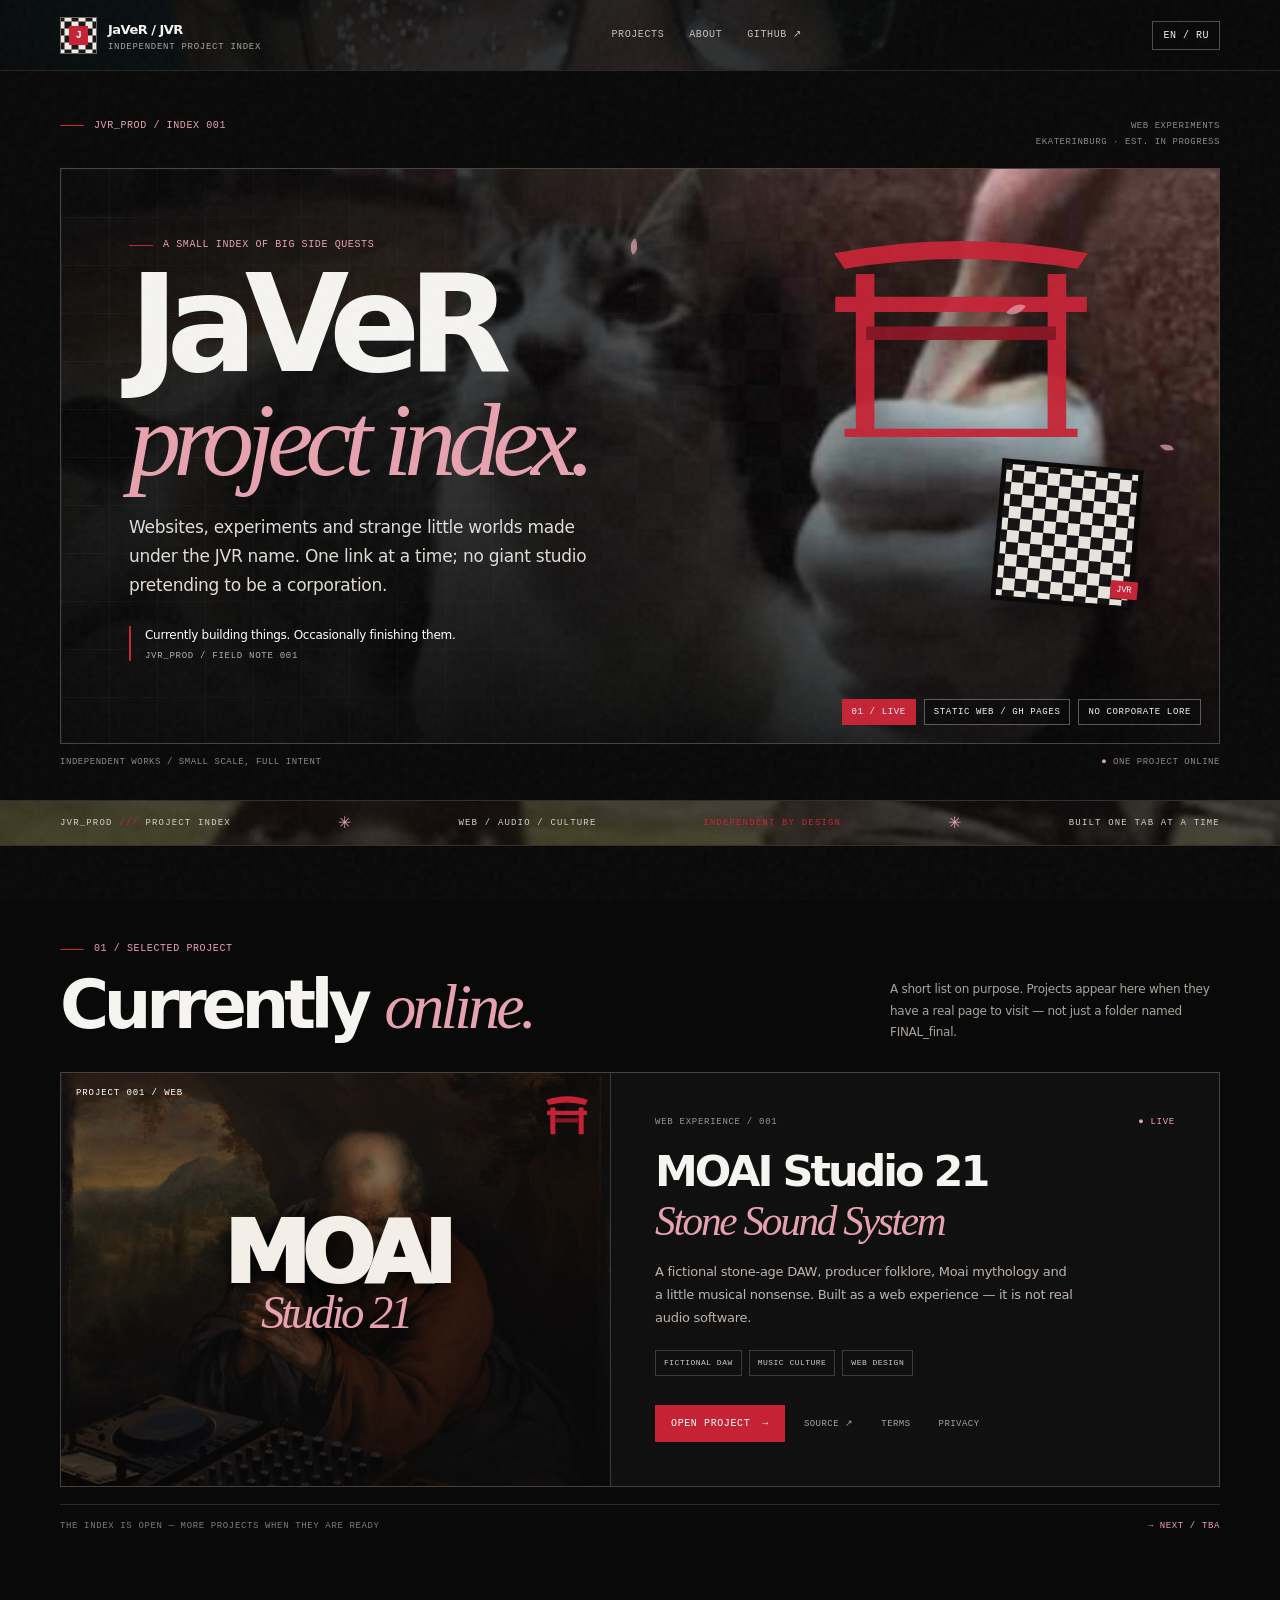
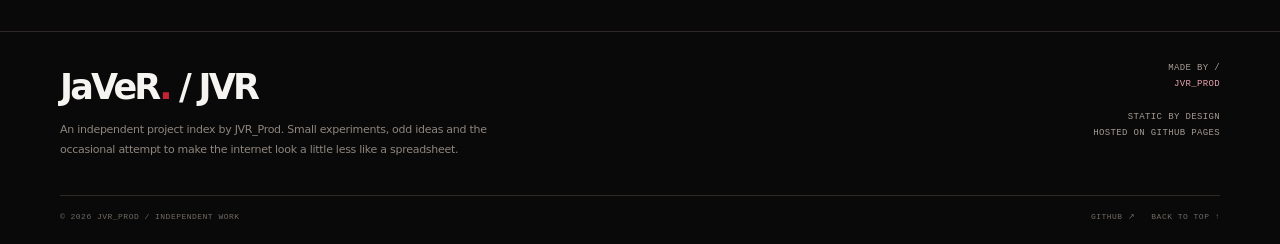
<file: index.html>
<!doctype html>
<html lang="en">
<head>
  <meta charset="utf-8">
  <meta name="viewport" content="width=device-width, initial-scale=1">
  <meta name="theme-color" content="#090909">
  <meta name="description" content="JaVeR / JVR — an index of independent web projects and experiments.">
  <title>JaVeR / JVR — Project Index</title>
  <style>
    :root{color-scheme:dark;--black:#090909;--panel:#111010;--panel2:#171514;--paper:#f4f1eb;--white:#f5f4f1;--muted:#aaa39c;--dim:#79716b;--line:#37302d;--red:#c52335;--red2:#8b1523;--sakura:#e7a2b0;--mono:ui-monospace,SFMono-Regular,Menlo,Monaco,Consolas,"Liberation Mono",monospace;--sans:Inter,ui-sans-serif,system-ui,-apple-system,BlinkMacSystemFont,"Segoe UI",sans-serif;--serif:Georgia,"Times New Roman",serif;--max:1160px}
    *{box-sizing:border-box}html{scroll-behavior:smooth}body{margin:0;background:var(--black);color:var(--white);font:15px/1.55 var(--sans);letter-spacing:-.018em;overflow-x:hidden}body:before{content:"";position:fixed;inset:0;z-index:20;pointer-events:none;opacity:.045;background-image:url("data:image/svg+xml,%3Csvg viewBox='0 0 180 180' xmlns='http://www.w3.org/2000/svg'%3E%3Cfilter id='n'%3E%3CfeTurbulence type='fractalNoise' baseFrequency='.84' numOctaves='3' stitchTiles='stitch'/%3E%3C/filter%3E%3Crect width='100%25' height='100%25' filter='url(%23n)' opacity='.8'/%3E%3C/svg%3E")}
    a{color:inherit;text-decoration:none}a:hover{color:var(--sakura)}a:focus-visible,button:focus-visible{outline:2px solid var(--sakura);outline-offset:4px}.wrap{width:min(calc(100% - 48px),var(--max));margin-inline:auto}.mono,.eyebrow,.nav,.micro,.meta,.tag,.footer-note{font-family:var(--mono);letter-spacing:.06em;text-transform:uppercase}.eyebrow{display:flex;align-items:center;gap:10px;font-size:10px;color:var(--sakura)}.eyebrow:before{content:"";width:24px;height:1px;background:var(--red)}.muted{color:var(--muted)}
    .topbar{position:sticky;top:0;z-index:10;border-bottom:1px solid #292422;background:rgba(9,9,9,.9);backdrop-filter:blur(18px)}.topbar-inner{min-height:70px;display:flex;align-items:center;justify-content:space-between;gap:18px}.brand{display:flex;align-items:center;gap:11px;min-width:max-content}.brand-mark{width:37px;height:37px;border:1px solid #70645f;background:repeating-conic-gradient(#f0ece6 0% 25%,#171515 0% 50%) 50%/14px 14px;display:grid;place-items:center}.brand-mark span{width:19px;height:19px;display:grid;place-items:center;background:var(--red);font:10px var(--mono);font-weight:bold;color:white}.brand-name{font-size:13px;font-weight:850;letter-spacing:-.04em}.brand-sub{display:block;color:var(--muted);font:9px var(--mono);letter-spacing:.08em;margin-top:1px}.nav{display:flex;gap:25px;font-size:10px;color:#c8c1ba}.nav a:hover{color:var(--sakura)}.top-actions{display:flex;align-items:center;gap:10px}.lang{font:10px var(--mono);letter-spacing:.05em;padding:8px 10px;border:1px solid #544944;background:transparent;color:var(--white);cursor:pointer}.lang:hover{border-color:var(--sakura);color:var(--sakura)}
    .hero{padding:47px 0 33px}.hero-head{display:flex;justify-content:space-between;align-items:start;gap:18px;margin-bottom:18px}.hero-code{text-align:right;color:#8e8780;font:9px/1.8 var(--mono);letter-spacing:.06em}.hero-panel{position:relative;isolation:isolate;overflow:hidden;min-height:520px;border:1px solid #4a413d;background:#111;display:flex;align-items:flex-end}.checker-field{position:absolute;inset:0;z-index:-3;background-color:#111;background-image:linear-gradient(45deg,#777 25%,transparent 25%),linear-gradient(-45deg,#777 25%,transparent 25%),linear-gradient(45deg,transparent 75%,#777 75%),linear-gradient(-45deg,transparent 75%,#777 75%);background-size:72px 72px;background-position:0 0,0 36px,36px -36px,-36px 0;opacity:.66;mask-image:linear-gradient(90deg,#000 0%,#000 53%,transparent 100%)}.hero-panel:after{content:"";position:absolute;inset:0;z-index:-2;background:linear-gradient(90deg,rgba(8,8,8,.92),rgba(8,8,8,.72) 40%,rgba(8,8,8,.1) 82%),linear-gradient(0deg,rgba(8,8,8,.82),transparent 62%)}.hero-grid{position:absolute;inset:0;z-index:-1;opacity:.19;background-image:linear-gradient(rgba(255,255,255,.16) 1px,transparent 1px),linear-gradient(90deg,rgba(255,255,255,.16) 1px,transparent 1px);background-size:48px 48px;mask-image:linear-gradient(90deg,#000,transparent 90%)}.hero-copy{padding:clamp(28px,5.5vw,68px);max-width:790px;padding-bottom:clamp(44px,7vw,82px)}.hero-title{margin:19px 0 22px;font-size:clamp(65px,11vw,135px);line-height:.78;letter-spacing:-.095em;font-weight:900}.hero-title span{display:block;color:var(--sakura);font:italic 400 .77em/.98 var(--serif);letter-spacing:-.075em;margin-top:12px}.hero-desc{max-width:480px;color:#e2dcd6;font-size:clamp(14px,1.7vw,17px);line-height:1.7;margin:0}.hero-quote{max-width:430px;margin-top:26px;padding-left:14px;border-left:2px solid var(--red);font-size:12px;color:#fff}.hero-quote small{display:block;color:#b9afa8;font:9px var(--mono);letter-spacing:.08em;text-transform:uppercase;margin-top:7px}.hero-meta{position:absolute;right:18px;bottom:18px;display:flex;flex-wrap:wrap;justify-content:flex-end;gap:8px}.chip{padding:7px 9px;background:#080808a8;border:1px solid #ffffff53;font:9px var(--mono);letter-spacing:.07em;text-transform:uppercase}.chip.red{background:var(--red);border-color:var(--red)}.torii{position:absolute;right:8%;top:7%;width:min(32vw,330px);filter:drop-shadow(0 7px 20px #0008);opacity:.95}.floating-tile{position:absolute;right:7%;bottom:24%;width:clamp(82px,12vw,142px);aspect-ratio:1;border:5px solid #080808;box-shadow:0 16px 44px #0009;transform:rotate(5deg);background:repeating-conic-gradient(#e8e4de 0% 25%,#141212 0% 50%) 50%/24px 24px}.floating-tile:after{content:"JVR";position:absolute;right:-9px;bottom:7px;background:var(--red);color:#fff;padding:4px 6px;font:9px var(--mono)}.petal{position:absolute;width:12px;height:17px;background:var(--sakura);border-radius:100% 0 100% 0;opacity:.7;transform:rotate(36deg)}.petal.one{right:17%;top:23%}.petal.two{right:4%;top:47%;transform:rotate(73deg) scale(.7)}.petal.three{left:49%;top:12%;transform:rotate(-25deg) scale(.8)}.hero-under{display:flex;justify-content:space-between;gap:15px;padding-top:13px;color:#8f8780;font:9px var(--mono);letter-spacing:.06em;text-transform:uppercase}.hero-under strong{color:var(--sakura);font-weight:400}
    .ticker{overflow:hidden;white-space:nowrap;border-block:1px solid #352c29;background:#100e0e}.ticker-inner{display:flex;justify-content:space-between;gap:28px;min-height:44px;align-items:center;font:9px var(--mono);letter-spacing:.13em;text-transform:uppercase;color:#d7d0ca}.ticker b{font-weight:400;color:var(--red)}.ticker i{font-style:normal;color:var(--sakura);font-size:16px}
    .projects{padding:clamp(58px,8vw,95px) 0 84px;border-bottom:1px solid #2d2825}.section-head{display:flex;justify-content:space-between;align-items:end;gap:28px;margin-bottom:28px}.section-title{font-size:clamp(36px,6vw,67px);line-height:.91;letter-spacing:-.08em;margin:13px 0 0;font-weight:850}.section-title em{color:var(--sakura);font:italic 400 .95em var(--serif);letter-spacing:-.06em}.section-note{max-width:330px;margin:0;color:#aba39c;font-size:12px;line-height:1.8}.project-card{display:grid;grid-template-columns:minmax(0,.95fr) minmax(0,1.05fr);border:1px solid #4a413d;background:#111010;transition:border-color .2s,transform .2s}.project-card:hover{border-color:#8b6669;transform:translateY(-2px)}.project-visual{min-height:310px;position:relative;overflow:hidden;background:#161414;border-right:1px solid #413633;display:flex;align-items:center;justify-content:center}.project-visual:before{content:"";position:absolute;inset:0;background:repeating-conic-gradient(#6b6864 0% 25%,#171615 0% 50%) 50%/34px 34px;opacity:.66}.project-visual:after{content:"";position:absolute;inset:0;background:linear-gradient(0deg,#080808c9,transparent 75%)}.project-wordmark{position:relative;z-index:1;text-align:center;text-shadow:0 5px 24px #000}.project-wordmark .moai{display:block;color:#f3eee7;font-size:clamp(48px,7vw,86px);font-weight:950;line-height:.78;letter-spacing:-.09em}.project-wordmark .studio{display:block;color:var(--sakura);font:italic 400 clamp(29px,4vw,47px)/1.1 var(--serif);letter-spacing:-.07em}.project-index{position:absolute;z-index:2;left:15px;top:15px;color:white;font:9px var(--mono);letter-spacing:.1em}.project-sigil{position:absolute;z-index:2;right:18px;top:17px;width:50px;height:50px}.project-info{padding:clamp(24px,4vw,44px);display:flex;flex-direction:column;align-items:start}.project-topline{display:flex;justify-content:space-between;gap:15px;width:100%;font:9px var(--mono);letter-spacing:.08em;text-transform:uppercase;color:#9e958e}.status{color:var(--sakura)}.project-info h3{font-size:clamp(29px,4vw,43px);line-height:.95;letter-spacing:-.07em;margin:24px 0 15px}.project-info h3 span{display:block;color:var(--sakura);font:italic 400 .96em var(--serif);letter-spacing:-.055em;margin-top:5px}.project-info p{margin:0;color:#bcb3ac;max-width:420px;font-size:13px;line-height:1.8}.tags{display:flex;gap:7px;flex-wrap:wrap;margin:20px 0 29px}.tag{font-size:8px;padding:6px 8px;border:1px solid #423b36;color:#d1c9c2}.project-links{display:flex;align-items:center;gap:10px;flex-wrap:wrap;margin-top:auto}.button{display:inline-flex;align-items:center;justify-content:center;gap:12px;padding:12px 15px;border:1px solid #65514d;background:transparent;color:#f5f1ec;font:10px var(--mono);letter-spacing:.06em;text-transform:uppercase;transition:background .2s,border-color .2s,color .2s}.button:hover{border-color:var(--sakura);color:var(--sakura)}.button.primary{background:var(--red);border-color:var(--red);color:white}.button.primary:hover{background:#e02d43;border-color:#e02d43;color:white}.text-link{font:9px var(--mono);color:#aaa099;text-transform:uppercase;letter-spacing:.05em;padding:9px}.text-link:hover{color:var(--sakura)}.next-line{margin-top:17px;display:flex;justify-content:space-between;gap:15px;align-items:center;padding:16px 0;border-top:1px solid #302a27;color:#827a74;font:9px var(--mono);letter-spacing:.07em;text-transform:uppercase}.next-line span:last-child{color:var(--sakura)}
    .footer{padding:28px 0 23px}.footer-main{display:flex;justify-content:space-between;align-items:start;gap:25px}.footer-name{font-weight:900;font-size:clamp(24px,3vw,35px);letter-spacing:-.08em}.footer-name span{color:var(--red)}.footer-desc{max-width:460px;color:#8e857e;font-size:11px;line-height:1.8;margin-top:6px}.footer-credit{text-align:right;color:#a49a92;font:9px/1.8 var(--mono);letter-spacing:.04em;text-transform:uppercase}.footer-credit strong{display:block;color:var(--sakura);font-weight:400}.footer-bottom{margin-top:24px;padding-top:16px;border-top:1px solid #302a27;display:flex;justify-content:space-between;gap:15px;flex-wrap:wrap;color:#716a64;font:8px var(--mono);letter-spacing:.06em;text-transform:uppercase}.footer-links{display:flex;gap:16px;flex-wrap:wrap}
    [data-i18n]{transition:opacity .12s} .hidden{display:none!important}
    @media(max-width:760px){.nav{gap:13px}.hero-panel{min-height:490px}.torii{right:1%;top:7%;width:39vw}.floating-tile{right:4%;bottom:29%}.section-head{display:block}.section-note{margin-top:19px;max-width:520px}.project-card{grid-template-columns:1fr}.project-visual{min-height:260px;border-right:0;border-bottom:1px solid #413633}.project-visual .project-wordmark .moai{font-size:77px}.project-info{min-height:320px}}
    @media(max-width:540px){.wrap{width:calc(100% - 28px)}.topbar-inner{min-height:63px;gap:10px}.brand-mark{width:32px;height:32px}.brand-name{font-size:12px}.brand-sub{font-size:8px}.nav{display:none}.hero{padding-top:26px}.hero-head{margin-bottom:13px}.hero-code{font-size:8px}.hero-panel{min-height:515px}.hero-copy{padding:22px;padding-bottom:93px}.hero-title{font-size:clamp(61px,17vw,88px);margin:19px 0 21px}.hero-desc{font-size:14px}.hero-quote{font-size:11px;margin-top:20px}.hero-meta{left:14px;right:14px;bottom:13px;justify-content:start;font-size:8px}.chip{font-size:8px;padding:6px 7px}.torii{width:43vw;top:10%;right:-1%}.floating-tile{width:82px;top:35%;bottom:auto;right:16px;border-width:4px;background-size:20px 20px}.petal.one{right:21%;top:20%}.hero-under{font-size:8px;line-height:1.7}.ticker-inner{justify-content:flex-start;gap:24px;padding:0 14px;font-size:8px}.projects{padding:62px 0}.section-title{font-size:clamp(38px,12vw,54px)}.project-visual{min-height:235px}.project-visual .project-wordmark .moai{font-size:68px}.project-info{padding:23px;min-height:335px}.project-info h3{font-size:34px;margin-top:22px}.project-links{gap:6px}.button{padding:11px 12px;font-size:9px}.footer-main{display:block}.footer-credit{text-align:left;margin-top:17px}.footer-bottom{flex-direction:column}}
    @media(prefers-reduced-motion:reduce){html{scroll-behavior:auto}*,*::before,*::after{transition-duration:.01ms!important;animation-duration:.01ms!important;animation-iteration-count:1!important}}
  </style>
  <link rel="stylesheet" href="/images.css?v=2">
</head>
<body>
  <a href="#main" class="hidden" id="skip">Skip to content</a>
  <header class="topbar">
    <div class="wrap topbar-inner">
      <a class="brand" href="#top" aria-label="JVR homepage">
        <span class="brand-mark" aria-hidden="true"><span>J</span></span>
        <span><span class="brand-name">JaVeR / JVR</span><span class="brand-sub" data-en="INDEPENDENT PROJECT INDEX" data-ru="КАТАЛОГ НЕЗАВИСИМЫХ ПРОЕКТОВ">INDEPENDENT PROJECT INDEX</span></span>
      </a>
      <nav class="nav" aria-label="Main navigation">
        <a href="#projects" data-en="Projects" data-ru="Проекты">Projects</a>
        <a href="#about" data-en="About" data-ru="О странице">About</a>
        <a href="https://github.com/JaVeR-JVR" target="_blank" rel="noopener noreferrer">GitHub ↗</a>
      </nav>
      <div class="top-actions"><button class="lang" type="button" id="langToggle" aria-label="Switch language">RU / EN</button></div>
    </div>
  </header>

  <main id="main">
    <section class="hero wrap" id="top">
      <div class="hero-head">
        <div class="eyebrow" data-en="JVR_PROD / INDEX 001" data-ru="JVR_PROD / УКАЗАТЕЛЬ 001">JVR_PROD / INDEX 001</div>
        <div class="hero-code">WEB EXPERIMENTS<br>EKATERINBURG · EST. IN PROGRESS</div>
      </div>
      <div class="hero-panel">
        <div class="checker-field" aria-hidden="true"></div><div class="hero-grid" aria-hidden="true"></div>
        <svg class="torii" viewBox="0 0 320 250" fill="none" aria-hidden="true">
          <path d="M37 42 Q160 18 283 42 L273 57 Q160 38 47 57 Z" fill="#c52335"/>
          <path d="M58 62 L76 62 L76 216 L58 216 Z M244 62 L262 62 L262 216 L244 216 Z" fill="#c52335"/>
          <path d="M38 84 L282 84 L282 99 L38 99 Z" fill="#c52335"/>
          <path d="M68 113 L252 113 L252 126 L68 126 Z" fill="#8b1523"/>
          <path d="M47 216 L273 216" stroke="#c52335" stroke-width="8"/>
        </svg>
        <div class="floating-tile" aria-hidden="true"></div><i class="petal one" aria-hidden="true"></i><i class="petal two" aria-hidden="true"></i><i class="petal three" aria-hidden="true"></i>
        <div class="hero-copy">
          <div class="eyebrow" data-en="A SMALL INDEX OF BIG SIDE QUESTS" data-ru="НЕБОЛЬШОЙ УКАЗАТЕЛЬ БОЛЬШИХ ПОБОЧНЫХ КВЕСТОВ">A SMALL INDEX OF BIG SIDE QUESTS</div>
          <h1 class="hero-title">JaVeR<span>project index.</span></h1>
          <p class="hero-desc" data-en="Websites, experiments and strange little worlds made under the JVR name. One link at a time; no giant studio pretending to be a corporation." data-ru="Сайты, эксперименты и небольшие странные миры под именем JVR. По одной ссылке за раз — без гигантской студии, притворяющейся корпорацией.">Websites, experiments and strange little worlds made under the JVR name. One link at a time; no giant studio pretending to be a corporation.</p>
          <div class="hero-quote"><span data-en="Currently building things. Occasionally finishing them." data-ru="Сейчас что-то создаю. Иногда даже заканчиваю.">Currently building things. Occasionally finishing them.</span><small>JVR_PROD / FIELD NOTE 001</small></div>
        </div>
        <div class="hero-meta"><span class="chip red">01 / LIVE</span><span class="chip">STATIC WEB / GH PAGES</span><span class="chip">NO CORPORATE LORE</span></div>
      </div>
      <div class="hero-under"><span data-en="INDEPENDENT WORKS / SMALL SCALE, FULL INTENT" data-ru="НЕЗАВИСИМЫЕ ПРОЕКТЫ / МАЛЫЙ МАСШТАБ, ПОЛНЫЙ ЗАМЫСЕЛ">INDEPENDENT WORKS / SMALL SCALE, FULL INTENT</span><span><strong>●</strong> <span data-en="ONE PROJECT ONLINE" data-ru="ОДИН ПРОЕКТ ОНЛАЙН">ONE PROJECT ONLINE</span></span></div>
    </section>

    <div class="ticker" aria-hidden="true"><div class="wrap ticker-inner"><span>JVR_PROD <b>///</b> PROJECT INDEX</span><i>✳</i><span>WEB / AUDIO / CULTURE</span><b>INDEPENDENT BY DESIGN</b><i>✳</i><span>BUILT ONE TAB AT A TIME</span></div></div>

    <section class="projects" id="projects">
      <div class="wrap">
        <div class="section-head">
          <div><div class="eyebrow" data-en="01 / SELECTED PROJECT" data-ru="01 / ВЫБРАННЫЙ ПРОЕКТ">01 / SELECTED PROJECT</div><h2 class="section-title" data-en="Currently <em>online.</em>" data-ru="Уже <em>в сети.</em>">Currently <em>online.</em></h2></div>
          <p class="section-note" data-en="A short list on purpose. Projects appear here when they have a real page to visit — not just a folder named FINAL_final." data-ru="Список короткий намеренно. Проекты появляются здесь, когда у них есть настоящая опубликованная страница, а не только папка FINAL_final.">A short list on purpose. Projects appear here when they have a real page to visit — not just a folder named FINAL_final.</p>
        </div>
        <article class="project-card">
          <a class="project-visual"
             href="https://javer-jvr.github.io/MOAI-Studio-Legal-by-JVR-Prod/"
             aria-label="Open MOAI Studio 21">
            <span class="project-index">PROJECT 001 / WEB</span>
            <svg class="project-sigil" viewBox="0 0 60 60" fill="none" aria-hidden="true"><path d="M5 12 Q30 3 55 12 L52 18 Q30 12 8 18 Z" fill="#c52335"/><path d="M10 21 H16 V53 H10 Z M44 21 H50 V53 H44 Z M6 25 H54 V30 H6 Z" fill="#c52335"/><path d="M16 34 H44 V39 H16 Z" fill="#8b1523"/></svg>
            <span class="project-wordmark"><span class="moai">MOAI</span><span class="studio">Studio 21</span></span>
          </a>
          <div class="project-info">
            <div class="project-topline"><span>WEB EXPERIENCE / 001</span><span class="status">● LIVE</span></div>
            <h3>MOAI Studio 21<span data-en="Stone Sound System" data-ru="Каменная звуковая система">Stone Sound System</span></h3>
            <p data-en="A fictional stone-age DAW, producer folklore, Moai mythology and a little musical nonsense. Built as a web experience — it is not real audio software." data-ru="Вымышленная DAW каменного века, продюсерский фольклор, мифология моаи и немного музыкального абсурда. Это веб-проект, а не настоящая аудиопрограмма.">A fictional stone-age DAW, producer folklore, Moai mythology and a little musical nonsense. Built as a web experience — it is not real audio software.</p>
            <div class="tags"><span class="tag">FICTIONAL DAW</span><span class="tag">MUSIC CULTURE</span><span class="tag">WEB DESIGN</span></div>
            <div class="project-links"><a class="button primary"
              href="https://javer-jvr.github.io/MOAI-Studio-Legal-by-JVR-Prod/">
              <span data-en="OPEN PROJECT" data-ru="ОТКРЫТЬ ПРОЕКТ">
                OPEN PROJECT
              </span>
  <span aria-hidden="true">→</span>
</a><a class="text-link" href="https://github.com/JaVeR-JVR/MOAI-Studio-Legal-by-JVR-Prod" target="_blank" rel="noopener noreferrer" data-en="SOURCE ↗" data-ru="ИСХОДНИКИ ↗">SOURCE ↗</a><a class="text-link" href="https://javer-jvr.github.io/MOAI-Studio-Legal-by-JVR-Prod/terms.html" target="_blank" rel="noopener noreferrer" data-en="TERMS" data-ru="УСЛОВИЯ">TERMS</a><a class="text-link" href="https://javer-jvr.github.io/MOAI-Studio-Legal-by-JVR-Prod/privacy.html" target="_blank" rel="noopener noreferrer" data-en="PRIVACY" data-ru="ПРИВАТНОСТЬ">PRIVACY</a></div>
          </div>
        </article>
        <div class="next-line"><span data-en="THE INDEX IS OPEN — MORE PROJECTS WHEN THEY ARE READY" data-ru="УКАЗАТЕЛЬ ОТКРЫТ — НОВЫЕ ПРОЕКТЫ ПО МЕРЕ ГОТОВНОСТИ">THE INDEX IS OPEN — MORE PROJECTS WHEN THEY ARE READY</span><span>→ NEXT / TBA</span></div>
      </div>
    </section>
  </main>

  <footer class="footer" id="about">
    <div class="wrap">
      <div class="footer-main">
        <div><div class="footer-name">JaVeR<span>.</span> / JVR</div><p class="footer-desc" data-en="An independent project index by JVR_Prod. Small experiments, odd ideas and the occasional attempt to make the internet look a little less like a spreadsheet." data-ru="Каталог независимых проектов от JVR_Prod. Небольшие эксперименты, странные идеи и периодические попытки сделать интернет чуть менее похожим на таблицу Excel.">An independent project index by JVR_Prod. Small experiments, odd ideas and the occasional attempt to make the internet look a little less like a spreadsheet.</p></div>
        <div class="footer-credit">MADE BY / <strong>JVR_PROD</strong><br>STATIC BY DESIGN<br>HOSTED ON GITHUB PAGES</div>
      </div>
      <div class="footer-bottom"><span>© <span id="year">2026</span> JVR_PROD / INDEPENDENT WORK</span><div class="footer-links"><a href="https://github.com/JaVeR-JVR" target="_blank" rel="noopener noreferrer">GITHUB ↗</a><a href="#top" data-en="BACK TO TOP ↑" data-ru="НАВЕРХ ↑">BACK TO TOP ↑</a></div></div>
    </div>
  </footer>
  <script>
    (function(){
      const toggle=document.getElementById('langToggle');
      let lang='en';
      try{lang=localStorage.getItem('jvr-index-lang')||'en';}catch(e){}
      function applyLanguage(next){
        lang=next==='ru'?'ru':'en';
        document.documentElement.lang=lang;
        document.querySelectorAll('[data-en][data-ru]').forEach(el=>{
          const value=el.getAttribute('data-'+lang);
          if(value!==null){
            if(el.children.length && /<\/?(em|strong|span|b|i)\b/i.test(value)) el.innerHTML=value;
            else el.textContent=value;
          }
        });
        toggle.textContent=lang==='en'?'EN / RU':'RU / EN';
        toggle.setAttribute('aria-label',lang==='en'?'Switch to Russian':'Switch to English');
        try{localStorage.setItem('jvr-index-lang',lang);}catch(e){}
      }
      toggle.addEventListener('click',()=>applyLanguage(lang==='en'?'ru':'en'));
      applyLanguage(lang);
      document.getElementById('year').textContent=new Date().getFullYear();
    })();
  </script>
</body>
</html>
</file>
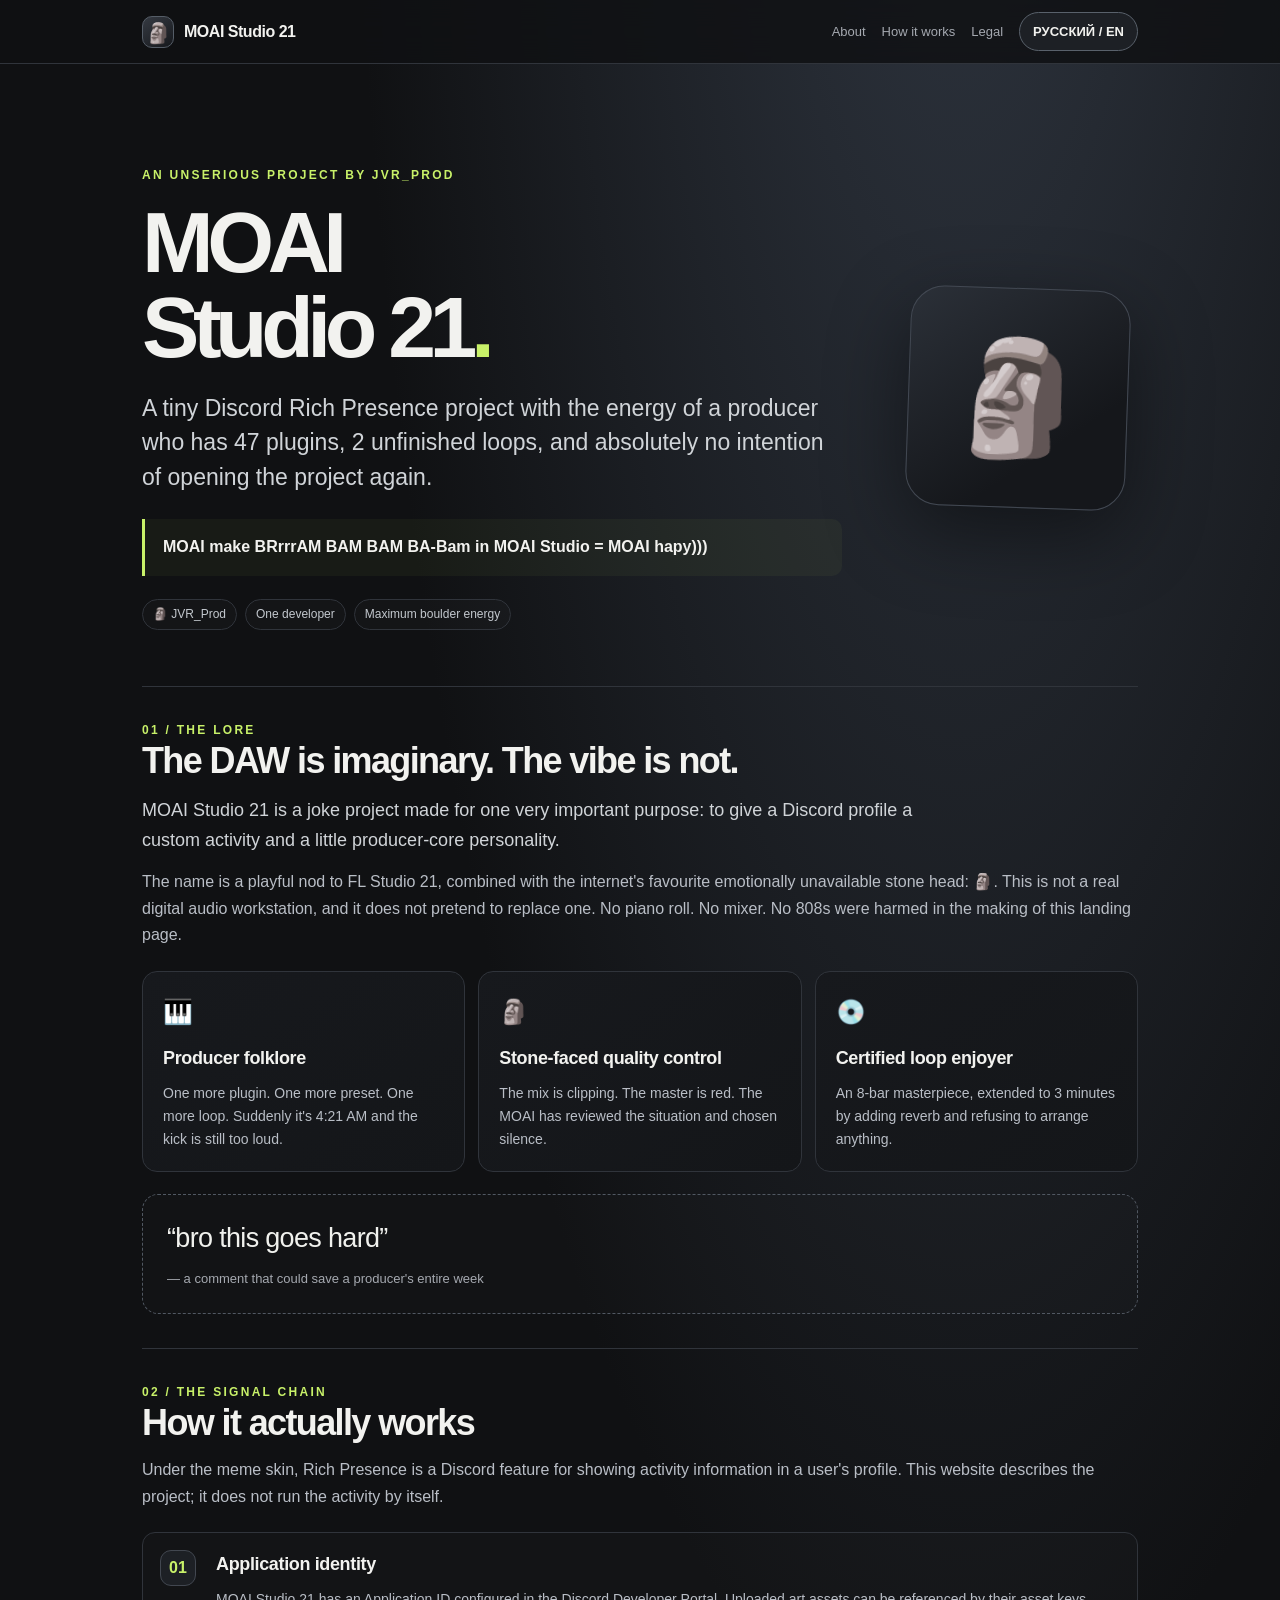
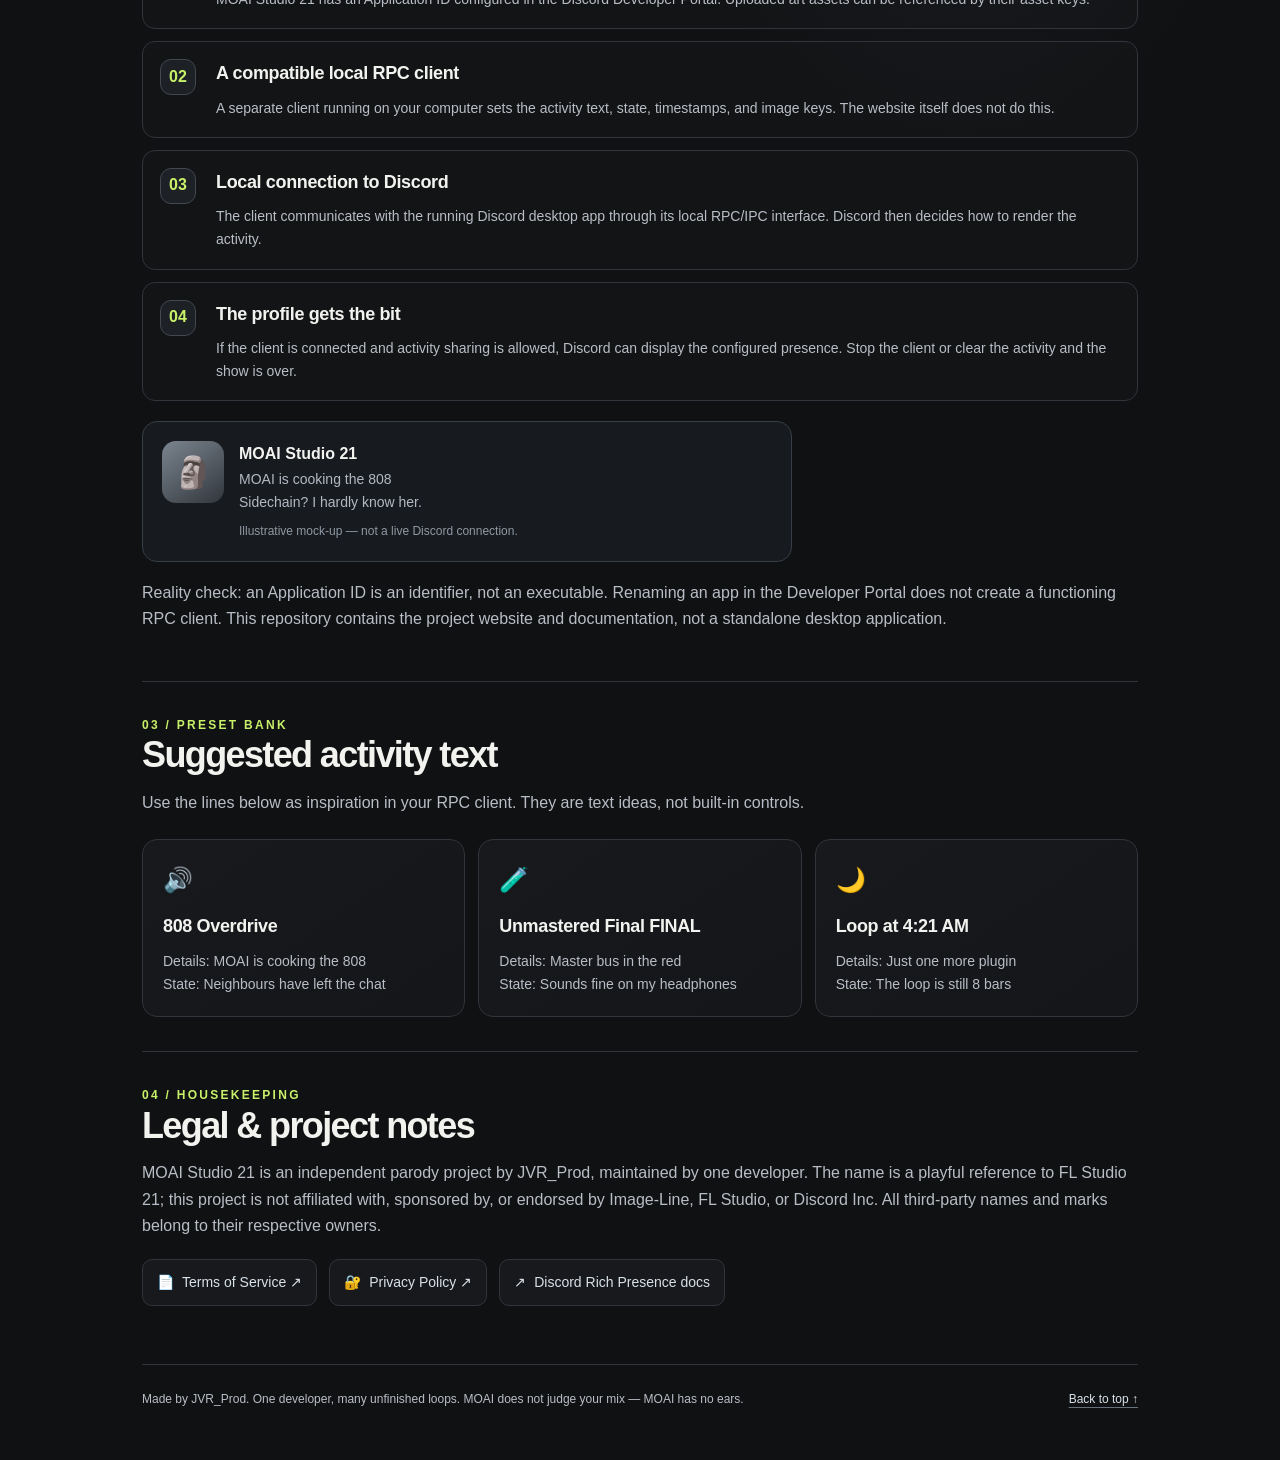
<file: index-2.html>
<!doctype html>
<html lang="en" data-lang="en">
<head>
  <meta charset="utf-8">
  <meta name="viewport" content="width=device-width, initial-scale=1">
  <meta name="theme-color" content="#101113">
  <meta name="description" content="MOAI Studio 21 — a meme-powered Discord Rich Presence project by JVR_Prod. One developer. Infinite stone-face energy.">
  <title>MOAI Studio 21 — JVR_Prod</title>
  <style>
    :root{color-scheme:dark;--bg:#101113;--panel:#17191d;--panel2:#1d2025;--text:#f2f2ef;--muted:#a5a9b0;--line:#30343b;--accent:#d9e1e8;--lime:#c8f169;--max:1040px}
    *{box-sizing:border-box}
    html{scroll-behavior:smooth;scroll-padding-top:90px}
    body{margin:0;background:radial-gradient(ellipse at 75% -15%,#303742 0,transparent 45%),var(--bg);color:var(--text);font:16px/1.65 -apple-system,BlinkMacSystemFont,"Segoe UI",sans-serif}
    a{color:var(--accent);text-decoration-color:#69717c;text-underline-offset:4px}
    a:hover{color:var(--lime)}
    button{font:inherit}
    .topbar{position:sticky;top:0;z-index:5;backdrop-filter:blur(16px);background:#101113d9;border-bottom:1px solid #30343b}
    .nav{max-width:var(--max);margin:auto;padding:12px 22px;display:flex;align-items:center;justify-content:space-between;gap:16px}
    .brand{color:var(--text);text-decoration:none;font-weight:800;letter-spacing:-.03em;display:flex;gap:10px;align-items:center;white-space:nowrap}
    .brand-mark{width:32px;height:32px;border:1px solid #555d67;background:linear-gradient(145deg,#353a42,#16181c);border-radius:10px;display:grid;place-items:center;font-size:20px}
    .nav-right{display:flex;gap:16px;align-items:center}.nav-links{display:flex;gap:16px;align-items:center;font-size:13px}.nav-links a{color:var(--muted);text-decoration:none}
    .lang-btn{border:1px solid #59616b;background:var(--panel2);color:var(--text);border-radius:999px;padding:8px 13px;cursor:pointer;font-weight:700;font-size:13px;white-space:nowrap}
    .lang-btn:hover{border-color:var(--lime);color:var(--lime)}
    main{max-width:var(--max);margin:auto;padding:68px 22px 40px}
    .eyebrow{color:var(--lime);font-size:12px;letter-spacing:.19em;text-transform:uppercase;font-weight:800}
    .hero{display:grid;grid-template-columns:minmax(0,1fr) 240px;gap:36px;align-items:center;padding:34px 0 56px}
    h1{font-size:clamp(46px,8vw,86px);line-height:.98;letter-spacing:-.075em;margin:14px 0 22px;max-width:800px}
    .subtitle{font-size:clamp(18px,2.7vw,23px);color:#d0d4d8;max-width:690px;line-height:1.5;margin:0}
    .tagline{margin-top:25px;padding:15px 18px;border-left:3px solid var(--lime);background:#c8f1690b;border-radius:0 10px 10px 0;max-width:700px;font-weight:650}
    .hero-stone{width:220px;height:220px;margin:auto;border:1px solid #424852;border-radius:34px;background:linear-gradient(145deg,#2b3038,#15171b 70%);display:grid;place-items:center;font-size:112px;box-shadow:0 25px 80px #0007;transform:rotate(2deg)}
    .meta{display:flex;flex-wrap:wrap;gap:8px;margin-top:23px}.pill{display:inline-flex;align-items:center;border:1px solid var(--line);border-radius:999px;padding:5px 10px;color:#c3c8ce;font-size:12px;background:#ffffff04}
    .section{padding:34px 0;border-top:1px solid var(--line)}
    h2{font-size:clamp(26px,4vw,36px);letter-spacing:-.045em;line-height:1.1;margin:0 0 15px}h3{font-size:18px;margin:0 0 8px;letter-spacing:-.02em}
    p{color:#b9bec6;margin:0 0 14px}.lead{max-width:780px;font-size:18px;color:#d0d4d8}
    .grid{display:grid;grid-template-columns:repeat(3,minmax(0,1fr));gap:13px;margin-top:23px}
    .card{background:linear-gradient(145deg,var(--panel),#141619);border:1px solid var(--line);border-radius:15px;padding:20px;min-width:0}
    .card .emoji{font-size:24px;display:block;margin-bottom:12px}.card p{font-size:14px;margin-bottom:0}
    .steps{counter-reset:step;display:grid;gap:12px;margin-top:22px}.step{display:grid;grid-template-columns:42px 1fr;gap:14px;align-items:start;background:#ffffff03;border:1px solid var(--line);border-radius:13px;padding:17px}.step-number{width:36px;height:36px;border-radius:11px;background:var(--panel2);border:1px solid #424750;display:grid;place-items:center;font-weight:800;color:var(--lime)}.step p{margin:3px 0 0;font-size:14px}
    .quote{font-size:clamp(19px,3vw,27px);letter-spacing:-.025em;line-height:1.45;color:#f0f1ed;padding:24px;border:1px dashed #515862;border-radius:16px;background:#ffffff03;margin-top:22px}
    .quote small{display:block;color:var(--muted);font-size:13px;letter-spacing:0;margin-top:12px}
    .activity{margin-top:20px;background:#171a1f;border:1px solid #383e47;border-radius:15px;padding:19px;display:grid;grid-template-columns:62px 1fr;gap:15px;max-width:650px}
    .activity-icon{width:62px;height:62px;border-radius:14px;background:linear-gradient(145deg,#7b858f,#31363d);display:grid;place-items:center;font-size:31px}.activity-title{font-weight:800}.activity-sub{color:#b2b9c2;font-size:14px}.activity-note{font-size:12px;color:#8f98a3;margin-top:8px}
    .legal-links{display:flex;flex-wrap:wrap;gap:12px;margin-top:20px}.legal-link{display:inline-flex;align-items:center;gap:8px;border:1px solid var(--line);border-radius:10px;padding:11px 14px;text-decoration:none;background:var(--panel);font-size:14px}
    footer{margin-top:24px;padding:25px 0 10px;border-top:1px solid var(--line);display:flex;justify-content:space-between;align-items:start;gap:20px;color:#858d97;font-size:12px}footer p{font-size:12px;max-width:650px;margin:0}
    [hidden]{display:none!important}
    @media(max-width:720px){.hero{grid-template-columns:1fr;padding-top:22px}.hero-stone{grid-row:1;width:120px;height:120px;font-size:66px;border-radius:24px;margin:0 0 4px}.grid{grid-template-columns:1fr}.nav-links{display:none}main{padding-top:38px}.hero{gap:24px}footer{display:block}footer p{margin-bottom:12px}}
    @media(prefers-reduced-motion:reduce){html{scroll-behavior:auto}}
  </style>
</head>
<body>
<header class="topbar">
  <nav class="nav" aria-label="Main navigation">
    <a class="brand" href="#top"><span class="brand-mark" aria-hidden="true">🗿</span><span>MOAI Studio 21</span></a>
    <div class="nav-right">
      <div class="nav-links">
        <a href="#about" data-en="About" data-ru="О проекте">About</a>
        <a href="#how-it-works" data-en="How it works" data-ru="Как это работает">How it works</a>
        <a href="#legal" data-en="Legal" data-ru="Документы">Legal</a>
      </div>
      <button class="lang-btn" id="languageToggle" type="button" aria-label="Switch language to Russian">РУССКИЙ&nbsp; / &nbsp;EN</button>
    </div>
  </nav>
</header>
<main id="top">
  <section class="hero" aria-labelledby="main-title">
    <div>
      <div class="eyebrow" data-en="An unserious project by JVR_Prod" data-ru="Несерьёзный проект от JVR_Prod">An unserious project by JVR_Prod</div>
      <h1 id="main-title">MOAI<br>Studio 21<span style="color:var(--lime)">.</span></h1>
      <p class="subtitle" data-en="A tiny Discord Rich Presence project with the energy of a producer who has 47 plugins, 2 unfinished loops, and absolutely no intention of opening the project again." data-ru="Маленький проект для Discord Rich Presence с энергетикой битмейкера, у которого 47 плагинов, 2 незаконченных лупа и ни малейшего желания снова открывать проект.">A tiny Discord Rich Presence project with the energy of a producer who has 47 plugins, 2 unfinished loops, and absolutely no intention of opening the project again.</p>
      <div class="tagline">MOAI make BRrrrAM BAM BAM BA-Bam in MOAI Studio = MOAI hapy)))</div>
      <div class="meta"><span class="pill">🗿 JVR_Prod</span><span class="pill" data-en="One developer" data-ru="Один разработчик">One developer</span><span class="pill" data-en="Maximum boulder energy" data-ru="Максимальная энергия камня">Maximum boulder energy</span></div>
    </div>
    <div class="hero-stone" aria-label="Moai stone head emoji">🗿</div>
  </section>

  <section class="section" id="about">
    <div class="eyebrow" data-en="01 / The lore" data-ru="01 / Лор проекта">01 / The lore</div>
    <h2 data-en="The DAW is imaginary. The vibe is not." data-ru="DAW вымышленная. Вайб — настоящий.">The DAW is imaginary. The vibe is not.</h2>
    <p class="lead" data-en="MOAI Studio 21 is a joke project made for one very important purpose: to give a Discord profile a custom activity and a little producer-core personality." data-ru="MOAI Studio 21 — шуточный проект с одной важнейшей целью: добавить профилю Discord собственную активность и немного битмейкерского характера.">MOAI Studio 21 is a joke project made for one very important purpose: to give a Discord profile a custom activity and a little producer-core personality.</p>
    <p data-en="The name is a playful nod to FL Studio 21, combined with the internet's favourite emotionally unavailable stone head: 🗿. This is not a real digital audio workstation, and it does not pretend to replace one. No piano roll. No mixer. No 808s were harmed in the making of this landing page." data-ru="Название — шутливая отсылка к FL Studio 21, объединённая с любимой интернетом каменной головой без эмоций: 🗿. Это не настоящая цифровая аудиостанция и она не пытается её заменить. Ни пиано-ролла, ни микшера. При создании этой страницы ни один 808 не пострадал.">The name is a playful nod to FL Studio 21, combined with the internet's favourite emotionally unavailable stone head: 🗿. This is not a real digital audio workstation, and it does not pretend to replace one. No piano roll. No mixer. No 808s were harmed in the making of this landing page.</p>
    <div class="grid">
      <article class="card"><span class="emoji">🎹</span><h3 data-en="Producer folklore" data-ru="Битмейкерский фольклор">Producer folklore</h3><p data-en="One more plugin. One more preset. One more loop. Suddenly it's 4:21 AM and the kick is still too loud." data-ru="Ещё один плагин. Ещё один пресет. Ещё один луп. И внезапно уже 4:21 утра, а кик всё ещё слишком громкий.">One more plugin. One more preset. One more loop. Suddenly it's 4:21 AM and the kick is still too loud.</p></article>
      <article class="card"><span class="emoji">🗿</span><h3 data-en="Stone-faced quality control" data-ru="Контроль качества с каменным лицом">Stone-faced quality control</h3><p data-en="The mix is clipping. The master is red. The MOAI has reviewed the situation and chosen silence." data-ru="Микс клиппует. Мастер красный. MOAI изучил ситуацию и выбрал молчание.">The mix is clipping. The master is red. The MOAI has reviewed the situation and chosen silence.</p></article>
      <article class="card"><span class="emoji">💿</span><h3 data-en="Certified loop enjoyer" data-ru="Сертифицированный любитель лупов">Certified loop enjoyer</h3><p data-en="An 8-bar masterpiece, extended to 3 minutes by adding reverb and refusing to arrange anything." data-ru="Шедевр на 8 тактов, растянутый до 3 минут ревербом и отказом хоть что-нибудь аранжировать.">An 8-bar masterpiece, extended to 3 minutes by adding reverb and refusing to arrange anything.</p></article>
    </div>
    <div class="quote">“bro this goes hard”<small data-en="— a comment that could save a producer's entire week" data-ru="— комментарий, который может спасти битмейкеру всю неделю">— a comment that could save a producer's entire week</small></div>
  </section>

  <section class="section" id="how-it-works">
    <div class="eyebrow" data-en="02 / The signal chain" data-ru="02 / Сигнальная цепь">02 / The signal chain</div>
    <h2 data-en="How it actually works" data-ru="Как это работает на самом деле">How it actually works</h2>
    <p data-en="Under the meme skin, Rich Presence is a Discord feature for showing activity information in a user's profile. This website describes the project; it does not run the activity by itself." data-ru="Под мемной оболочкой Rich Presence — функция Discord, которая показывает информацию об активности в профиле пользователя. Этот сайт описывает проект, но сам по себе не запускает активность.">Under the meme skin, Rich Presence is a Discord feature for showing activity information in a user's profile. This website describes the project; it does not run the activity by itself.</p>
    <div class="steps">
      <div class="step"><div class="step-number">01</div><div><h3 data-en="Application identity" data-ru="Идентификатор приложения">Application identity</h3><p data-en="MOAI Studio 21 has an Application ID configured in the Discord Developer Portal. Uploaded art assets can be referenced by their asset keys." data-ru="У MOAI Studio 21 есть Application ID, настроенный в Discord Developer Portal. Загруженные изображения можно указывать по их ключам assets.">MOAI Studio 21 has an Application ID configured in the Discord Developer Portal. Uploaded art assets can be referenced by their asset keys.</p></div></div>
      <div class="step"><div class="step-number">02</div><div><h3 data-en="A compatible local RPC client" data-ru="Совместимый локальный RPC-клиент">A compatible local RPC client</h3><p data-en="A separate client running on your computer sets the activity text, state, timestamps, and image keys. The website itself does not do this." data-ru="Отдельный клиент на компьютере задаёт текст активности, состояние, время и ключи изображений. Сам сайт этого не делает.">A separate client running on your computer sets the activity text, state, timestamps, and image keys. The website itself does not do this.</p></div></div>
      <div class="step"><div class="step-number">03</div><div><h3 data-en="Local connection to Discord" data-ru="Локальное подключение к Discord">Local connection to Discord</h3><p data-en="The client communicates with the running Discord desktop app through its local RPC/IPC interface. Discord then decides how to render the activity." data-ru="Клиент связывается с запущенным настольным Discord через локальный интерфейс RPC/IPC. Затем сам Discord решает, как отображать активность.">The client communicates with the running Discord desktop app through its local RPC/IPC interface. Discord then decides how to render the activity.</p></div></div>
      <div class="step"><div class="step-number">04</div><div><h3 data-en="The profile gets the bit" data-ru="В профиле появляется движ">The profile gets the bit</h3><p data-en="If the client is connected and activity sharing is allowed, Discord can display the configured presence. Stop the client or clear the activity and the show is over." data-ru="Если клиент подключён и показ активности разрешён, Discord может отобразить настроенную активность. Останови клиент или сбрось активность — шоу окончено.">If the client is connected and activity sharing is allowed, Discord can display the configured presence. Stop the client or clear the activity and the show is over.</p></div></div>
    </div>
    <div class="activity">
      <div class="activity-icon">🗿</div>
      <div><div class="activity-title">MOAI Studio 21</div><div class="activity-sub" data-en="MOAI is cooking the 808" data-ru="MOAI жарит 808">MOAI is cooking the 808</div><div class="activity-sub" data-en="Sidechain? I hardly know her." data-ru="Сайдчейн? Впервые слышу.">Sidechain? I hardly know her.</div><div class="activity-note" data-en="Illustrative mock-up — not a live Discord connection." data-ru="Иллюстрация для примера — это не настоящее подключение к Discord.">Illustrative mock-up — not a live Discord connection.</div></div>
    </div>
    <p style="margin-top:18px" data-en="Reality check: an Application ID is an identifier, not an executable. Renaming an app in the Developer Portal does not create a functioning RPC client. This repository contains the project website and documentation, not a standalone desktop application." data-ru="Без магии: Application ID — это идентификатор, а не исполняемый файл. Переименование приложения в Developer Portal не создаёт работающий RPC-клиент. В этом репозитории находятся сайт и документация, а не отдельная настольная программа.">Reality check: an Application ID is an identifier, not an executable. Renaming an app in the Developer Portal does not create a functioning RPC client. This repository contains the project website and documentation, not a standalone desktop application.</p>
  </section>

  <section class="section" id="producer-presets">
    <div class="eyebrow" data-en="03 / Preset bank" data-ru="03 / Банк пресетов">03 / Preset bank</div>
    <h2 data-en="Suggested activity text" data-ru="Варианты текста активности">Suggested activity text</h2>
    <p data-en="Use the lines below as inspiration in your RPC client. They are text ideas, not built-in controls." data-ru="Используй эти строки как идеи для RPC-клиента. Это варианты текста, а не встроенные настройки.">Use the lines below as inspiration in your RPC client. They are text ideas, not built-in controls.</p>
    <div class="grid">
      <article class="card"><span class="emoji">🔊</span><h3>808 Overdrive</h3><p data-en="Details: MOAI is cooking the 808<br>State: Neighbours have left the chat" data-ru="Details: MOAI жарит 808<br>State: Соседи вышли из чата">Details: MOAI is cooking the 808<br>State: Neighbours have left the chat</p></article>
      <article class="card"><span class="emoji">🧪</span><h3>Unmastered Final FINAL</h3><p data-en="Details: Master bus in the red<br>State: Sounds fine on my headphones" data-ru="Details: Мастер-клиппинг<br>State: В моих наушниках нормально">Details: Master bus in the red<br>State: Sounds fine on my headphones</p></article>
      <article class="card"><span class="emoji">🌙</span><h3>Loop at 4:21 AM</h3><p data-en="Details: Just one more plugin<br>State: The loop is still 8 bars" data-ru="Details: Ещё один плагин<br>State: Луп всё ещё на 8 тактов">Details: Just one more plugin<br>State: The loop is still 8 bars</p></article>
    </div>
  </section>

  <section class="section" id="legal">
    <div class="eyebrow" data-en="04 / Housekeeping" data-ru="04 / Формальности">04 / Housekeeping</div>
    <h2 data-en="Legal & project notes" data-ru="Документы и информация">Legal & project notes</h2>
    <p data-en="MOAI Studio 21 is an independent parody project by JVR_Prod, maintained by one developer. The name is a playful reference to FL Studio 21; this project is not affiliated with, sponsored by, or endorsed by Image-Line, FL Studio, or Discord Inc. All third-party names and marks belong to their respective owners." data-ru="MOAI Studio 21 — независимый пародийный проект JVR_Prod, который поддерживает один разработчик. Название шутливо отсылает к FL Studio 21; проект не связан с Image-Line, FL Studio или Discord Inc. и не одобрен ими. Названия и товарные знаки принадлежат соответствующим владельцам.">MOAI Studio 21 is an independent parody project by JVR_Prod, maintained by one developer. The name is a playful reference to FL Studio 21; this project is not affiliated with, sponsored by, or endorsed by Image-Line, FL Studio, or Discord Inc. All third-party names and marks belong to their respective owners.</p>
    <div class="legal-links">
      <a class="legal-link" href="terms.html"><span>📄</span><span data-en="Terms of Service ↗" data-ru="Условия использования ↗">Terms of Service ↗</span></a>
      <a class="legal-link" href="privacy.html"><span>🔐</span><span data-en="Privacy Policy ↗" data-ru="Политика конфиденциальности ↗">Privacy Policy ↗</span></a>
      <a class="legal-link" href="https://discord.com/developers/docs/rich-presence/overview" target="_blank" rel="noreferrer"><span>↗</span><span data-en="Discord Rich Presence docs" data-ru="Документация Discord Rich Presence">Discord Rich Presence docs</span></a>
    </div>
  </section>
  <footer>
    <p data-en="Made by JVR_Prod. One developer, many unfinished loops. MOAI does not judge your mix — MOAI has no ears." data-ru="Сделано JVR_Prod. Один разработчик, множество незаконченных лупов. MOAI не осуждает твой микс — у MOAI нет ушей.">Made by JVR_Prod. One developer, many unfinished loops. MOAI does not judge your mix — MOAI has no ears.</p>
    <a href="#top" data-en="Back to top ↑" data-ru="Наверх ↑">Back to top ↑</a>
  </footer>
</main>
<script>
(function(){
  const html = document.documentElement;
  const button = document.getElementById('languageToggle');
  const translatable = document.querySelectorAll('[data-en][data-ru]');
  function setLanguage(lang){
    html.lang = lang;
    html.dataset.lang = lang;
    translatable.forEach(el => { el.innerHTML = el.dataset[lang]; });
    button.textContent = lang === 'en' ? 'РУССКИЙ  /  EN' : 'ENGLISH  /  RU';
    button.setAttribute('aria-label', lang === 'en' ? 'Switch language to Russian' : 'Переключить язык на английский');
    document.title = lang === 'en' ? 'MOAI Studio 21 — JVR_Prod' : 'MOAI Studio 21 — JVR_Prod';
    try { localStorage.setItem('moai-language', lang); } catch(e) {}
  }
  let initial = 'en';
  try { const saved = localStorage.getItem('moai-language'); if(saved === 'en' || saved === 'ru') initial = saved; } catch(e) {}
  setLanguage(initial);
  button.addEventListener('click', () => setLanguage(html.lang === 'en' ? 'ru' : 'en'));
})();
</script>
</body>
</html>
</file>
<file: images.css>
/*
  JaVeR / JVR — homepage image settings

  To replace an image, upload a new file with the same name into /images.
  All paths below are relative to this CSS file in the repository root.
*/

:root {
  --jvr-hero-image: url("images/hero.jpg");
  --jvr-project-image: url("images/moai.jpg");
  --jvr-topbar-image: url("images/topbar.jpg");
  --jvr-ticker-image: url("images/ticker.jpg");
}

/* HERO: the large panel behind the main JaVeR headline */
.hero-panel {
  background-color: #111;
  background-image: var(--jvr-hero-image);
  background-size: cover;
  background-position: center;
  background-repeat: no-repeat;
}

/* Keep the checker texture subtle so the photograph remains visible. */
.hero-panel .checker-field {
  opacity: 0.08;
}

/* PROJECT: image behind the MOAI Studio 21 title */
.project-visual {
  background-color: #161414;
  background-image: var(--jvr-project-image);
  background-size: cover;
  background-position: center;
  background-repeat: no-repeat;
}

/* NOTE: `deg` must not contain a space. The former `135 deg` was invalid CSS. */
.project-visual::before {
  background: linear-gradient(
    135deg,
    rgba(8, 8, 8, 0.18),
    rgba(8, 8, 8, 0.72)
  );
  opacity: 1;
}

.project-visual::after {
  background: linear-gradient(
    0deg,
    rgba(8, 8, 8, 0.55),
    transparent 75%
  );
}

/* OPTIONAL: decorative photos. If these files are absent, the original solid
   background colours remain as fallbacks. */
.topbar {
  background-image:
    linear-gradient(rgba(9, 9, 9, 0.84), rgba(9, 9, 9, 0.84)),
    var(--jvr-topbar-image);
  background-size: cover;
  background-position: center;
  background-repeat: no-repeat;
}

.ticker {
  background-image:
    linear-gradient(rgba(16, 14, 14, 0.78), rgba(16, 14, 14, 0.78)),
    var(--jvr-ticker-image);
  background-size: cover;
  background-position: center;
  background-repeat: no-repeat;
}
</file>
